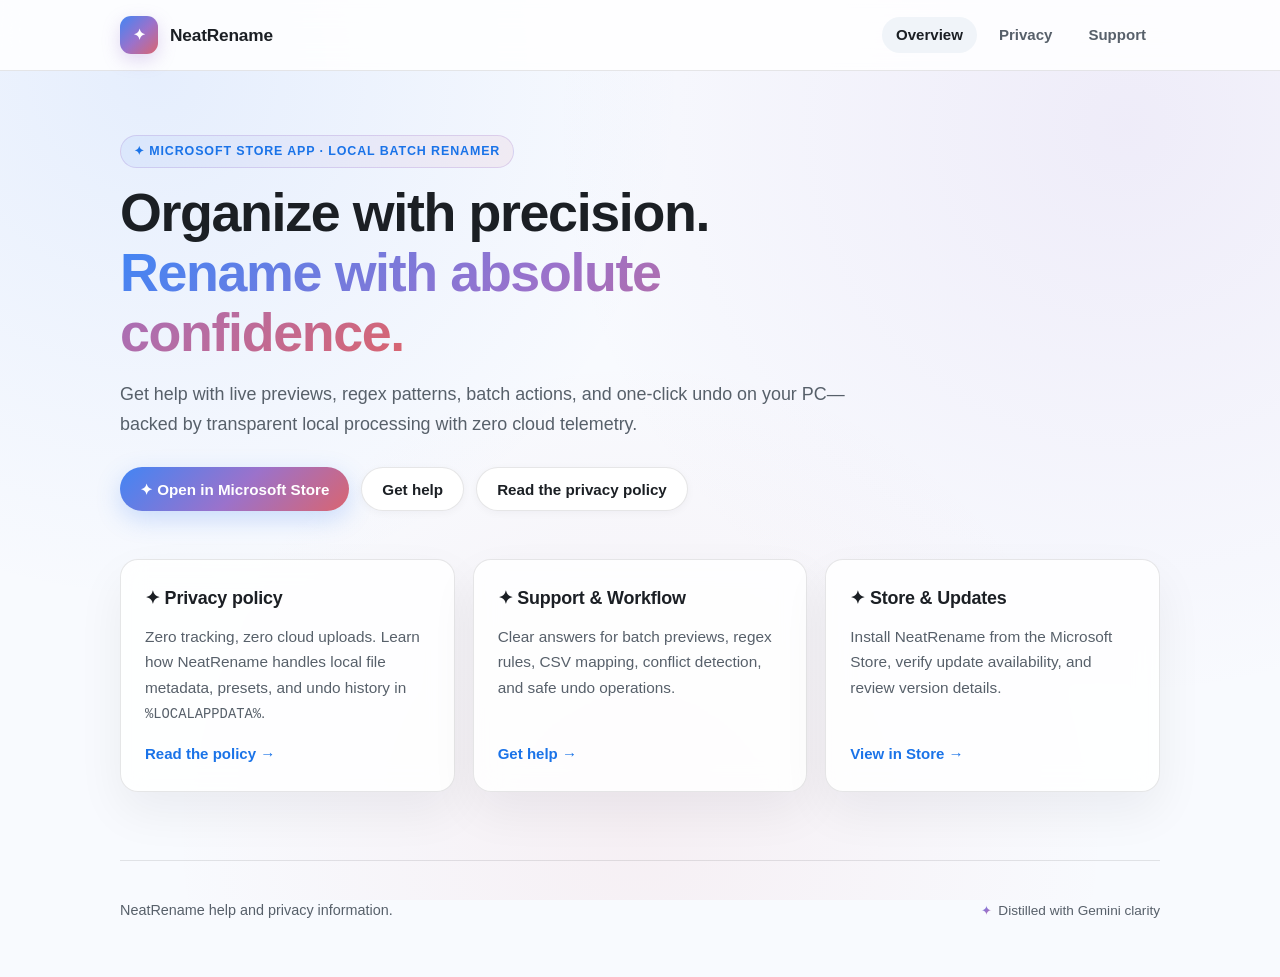
<file: index.html>
<!doctype html>
<html lang="en">
<head>
  <meta charset="utf-8">
  <meta name="viewport" content="width=device-width, initial-scale=1">
  <title>NeatRename Help and Privacy</title>
  <meta name="description" content="NeatRename help, privacy details, and the Microsoft Store link.">
  <link rel="stylesheet" href="styles.css">
</head>
<body>
  <div class="site-shell">
    <header class="topbar">
      <div class="topbar-inner">
        <a class="brand" href="index.html" aria-label="NeatRename legal home">
          <span class="brand-mark" aria-hidden="true">✦</span>
          <span>NeatRename</span>
        </a>
        <nav class="nav" aria-label="Main navigation">
          <a href="index.html" aria-current="page">Overview</a>
          <a href="privacy.html">Privacy</a>
          <a href="support.html">Support</a>
        </nav>
      </div>
    </header>

    <main>
      <section class="hero">
        <p class="eyebrow">✦ Microsoft Store App · Local Batch Renamer</p>
        <h1>Organize with precision.<br><span class="gradient-text">Rename with absolute confidence.</span></h1>
        <p class="lede">
          Get help with live previews, regex patterns, batch actions, and one-click undo on your PC—backed by transparent local processing with zero cloud telemetry.
        </p>
        <div class="actions">
          <a class="button primary" href="https://apps.microsoft.com/detail/9P6L0C1SX321">✦ Open in Microsoft Store</a>
          <a class="button" href="support.html">Get help</a>
          <a class="button" href="privacy.html">Read the privacy policy</a>
        </div>
      </section>

      <section class="content">
        <div class="grid" aria-label="NeatRename public pages">
          <article class="card">
            <div>
              <h2>✦ Privacy policy</h2>
              <p>Zero tracking, zero cloud uploads. Learn how NeatRename handles local file metadata, presets, and undo history in <code>%LOCALAPPDATA%</code>.</p>
            </div>
            <a href="privacy.html">Read the policy →</a>
          </article>

          <article class="card">
            <div>
              <h2>✦ Support &amp; Workflow</h2>
              <p>Clear answers for batch previews, regex rules, CSV mapping, conflict detection, and safe undo operations.</p>
            </div>
            <a href="support.html">Get help →</a>
          </article>

          <article class="card">
            <div>
              <h2>✦ Store &amp; Updates</h2>
              <p>Install NeatRename from the Microsoft Store, verify update availability, and review version details.</p>
            </div>
            <a href="https://apps.microsoft.com/detail/9P6L0C1SX321">View in Store →</a>
          </article>
        </div>
      </section>
    </main>

    <footer class="footer">
      <p>NeatRename help and privacy information.</p>
      <span class="footer-badge"><span class="brand-spark">✦</span> Distilled with Gemini clarity</span>
    </footer>
  </div>
</body>
</html>
</file>
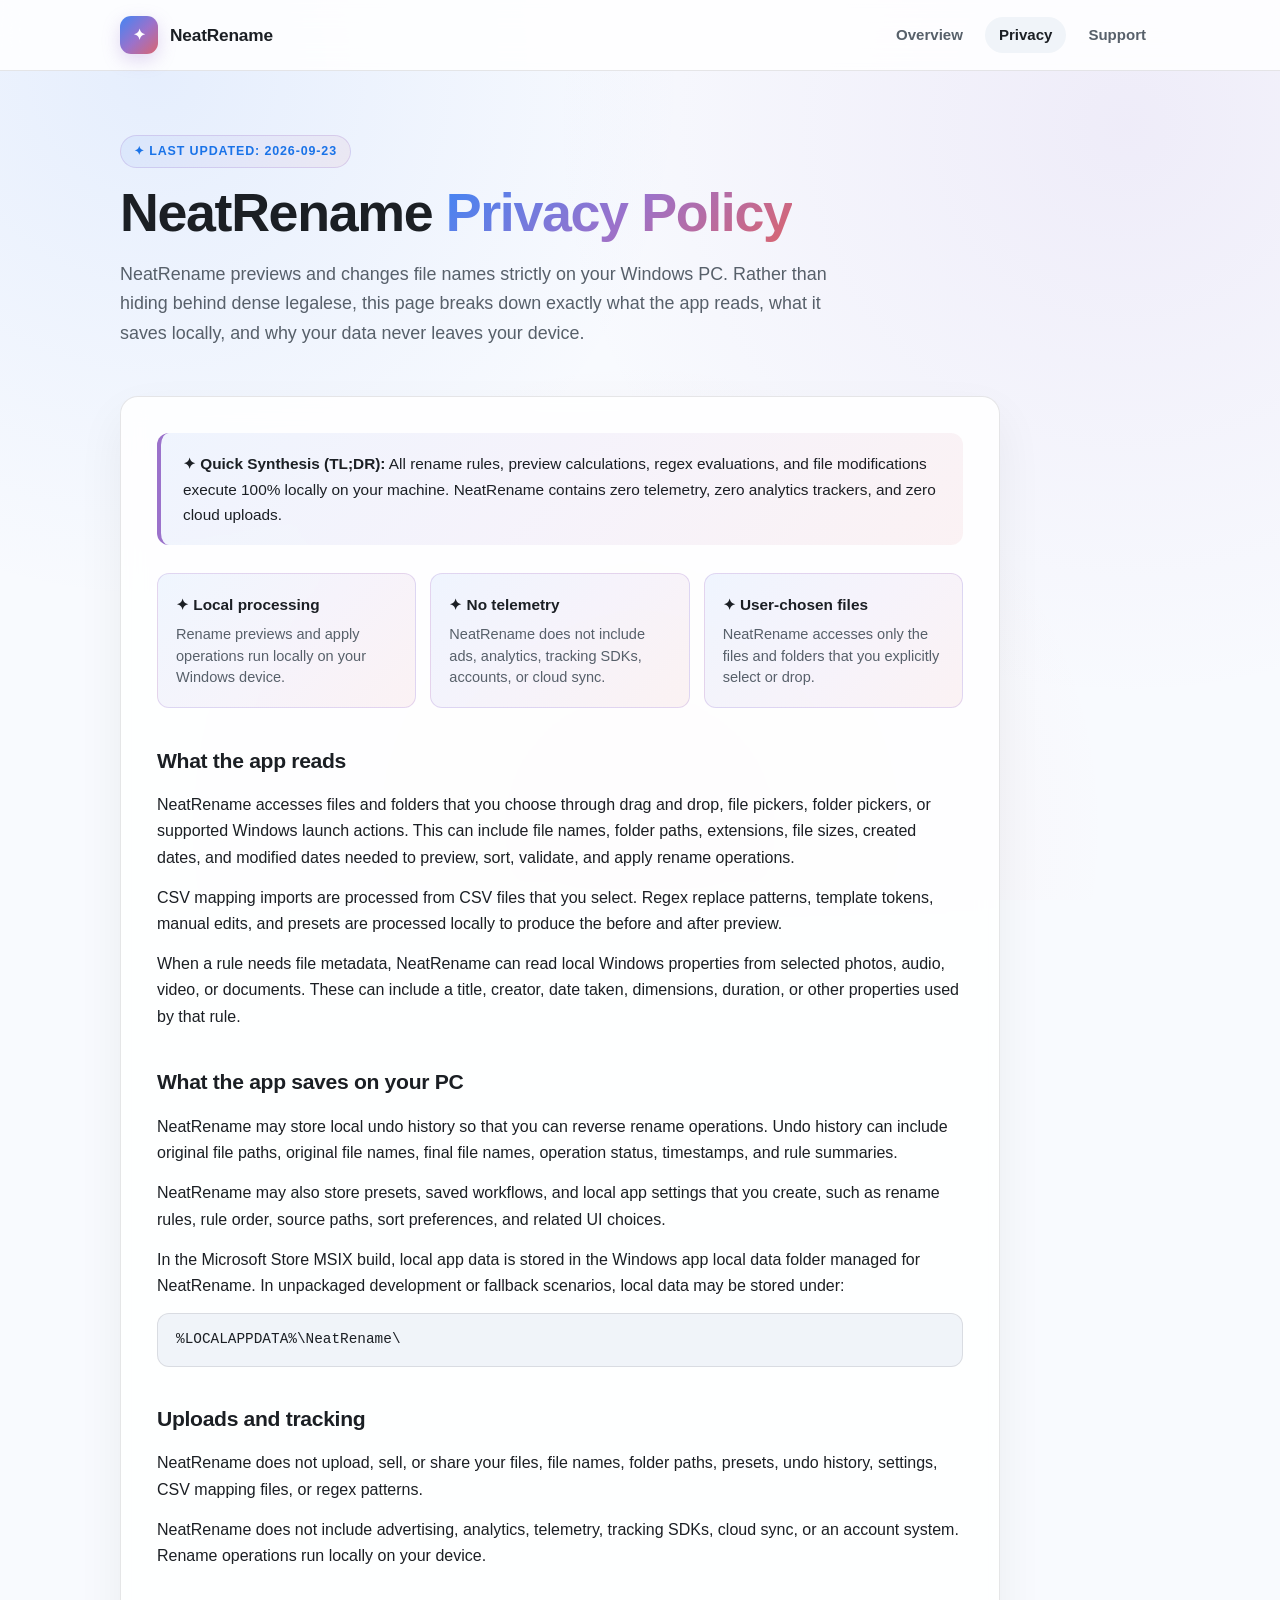
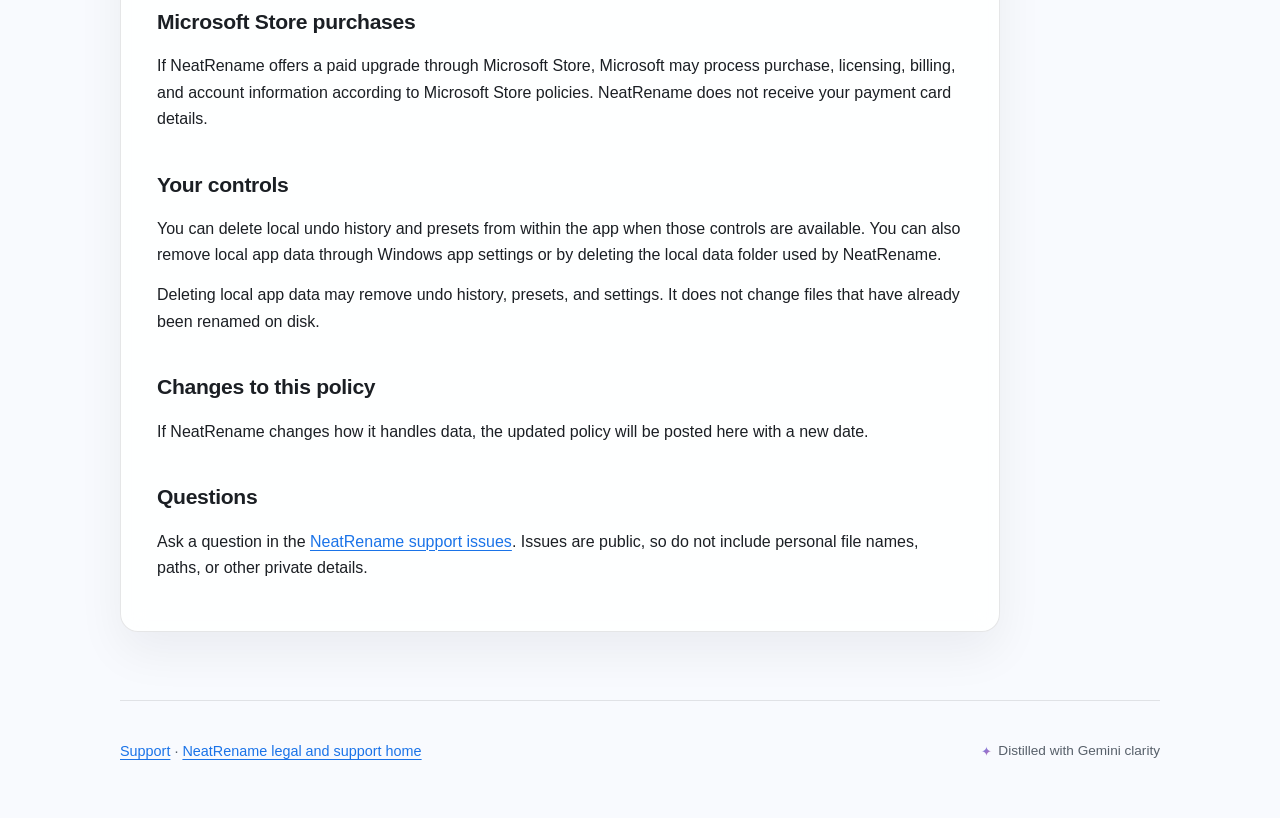
<file: privacy.html>
<!doctype html>
<html lang="en">
<head>
  <meta charset="utf-8">
  <meta name="viewport" content="width=device-width, initial-scale=1">
  <title>NeatRename Privacy Policy</title>
  <meta name="description" content="Privacy policy for NeatRename, a local Windows batch file renamer.">
  <link rel="stylesheet" href="styles.css">
</head>
<body>
  <div class="site-shell">
    <header class="topbar">
      <div class="topbar-inner">
        <a class="brand" href="index.html" aria-label="NeatRename legal home">
          <span class="brand-mark" aria-hidden="true">✦</span>
          <span>NeatRename</span>
        </a>
        <nav class="nav" aria-label="Main navigation">
          <a href="index.html">Overview</a>
          <a href="privacy.html" aria-current="page">Privacy</a>
          <a href="support.html">Support</a>
        </nav>
      </div>
    </header>

    <main>
      <section class="hero">
        <p class="eyebrow">✦ Last updated: 2026-09-23</p>
        <h1>NeatRename <span class="gradient-text">Privacy Policy</span></h1>
        <p class="lede">
          NeatRename previews and changes file names strictly on your Windows PC. Rather than hiding behind dense legalese, this page breaks down exactly what the app reads, what it saves locally, and why your data never leaves your device.
        </p>
      </section>

      <section class="content">
        <article class="document">
          <div class="gemini-Synthesis">
            <strong>✦ Quick Synthesis (TL;DR):</strong> All rename rules, preview calculations, regex evaluations, and file modifications execute 100% locally on your machine. NeatRename contains zero telemetry, zero analytics trackers, and zero cloud uploads.
          </div>

          <div class="summary-list" aria-label="Privacy summary">
            <div class="summary-item">
              <strong>✦ Local processing</strong>
              <span>Rename previews and apply operations run locally on your Windows device.</span>
            </div>
            <div class="summary-item">
              <strong>✦ No telemetry</strong>
              <span>NeatRename does not include ads, analytics, tracking SDKs, accounts, or cloud sync.</span>
            </div>
            <div class="summary-item">
              <strong>✦ User-chosen files</strong>
              <span>NeatRename accesses only the files and folders that you explicitly select or drop.</span>
            </div>
          </div>

          <h2>What the app reads</h2>
          <p>
            NeatRename accesses files and folders that you choose through drag and drop, file pickers,
            folder pickers, or supported Windows launch actions. This can include file names, folder
            paths, extensions, file sizes, created dates, and modified dates needed to preview, sort,
            validate, and apply rename operations.
          </p>
          <p>
            CSV mapping imports are processed from CSV files that you select. Regex replace patterns,
            template tokens, manual edits, and presets are processed locally to produce the before and
            after preview.
          </p>
          <p>
            When a rule needs file metadata, NeatRename can read local Windows properties from selected
            photos, audio, video, or documents. These can include a title, creator, date taken,
            dimensions, duration, or other properties used by that rule.
          </p>

          <h2>What the app saves on your PC</h2>
          <p>
            NeatRename may store local undo history so that you can reverse rename operations. Undo
            history can include original file paths, original file names, final file names, operation
            status, timestamps, and rule summaries.
          </p>
          <p>
            NeatRename may also store presets, saved workflows, and local app settings that you create,
            such as rename rules, rule order, source paths, sort preferences, and related UI choices.
          </p>
          <p>
            In the Microsoft Store MSIX build, local app data is stored in the Windows app local data
            folder managed for NeatRename. In unpackaged development or fallback scenarios, local data
            may be stored under:
          </p>
          <pre><code>%LOCALAPPDATA%\NeatRename\</code></pre>

          <h2>Uploads and tracking</h2>
          <p>
            NeatRename does not upload, sell, or share your files, file names, folder paths, presets,
            undo history, settings, CSV mapping files, or regex patterns.
          </p>
          <p>
            NeatRename does not include advertising, analytics, telemetry, tracking SDKs, cloud sync,
            or an account system. Rename operations run locally on your device.
          </p>

          <h2>Microsoft Store purchases</h2>
          <p>
            If NeatRename offers a paid upgrade through Microsoft Store, Microsoft may process purchase,
            licensing, billing, and account information according to Microsoft Store policies. NeatRename
            does not receive your payment card details.
          </p>

          <h2>Your controls</h2>
          <p>
            You can delete local undo history and presets from within the app when those controls are
            available. You can also remove local app data through Windows app settings or by deleting the
            local data folder used by NeatRename.
          </p>
          <p>
            Deleting local app data may remove undo history, presets, and settings. It does not change
            files that have already been renamed on disk.
          </p>

          <h2>Changes to this policy</h2>
          <p>
            If NeatRename changes how it handles data, the updated policy will be posted here with a new date.
          </p>

          <h2>Questions</h2>
          <p>
            Ask a question in the <a href="https://github.com/teemoZipsa/neatrename-legal/issues/new/choose">NeatRename support issues</a>.
            Issues are public, so do not include personal file names, paths, or other private details.
          </p>
        </article>
      </section>
    </main>

    <footer class="footer">
      <p><a href="support.html">Support</a> · <a href="index.html">NeatRename legal and support home</a></p>
      <span class="footer-badge"><span class="brand-spark">✦</span> Distilled with Gemini clarity</span>
    </footer>
  </div>
</body>
</html>
</file>
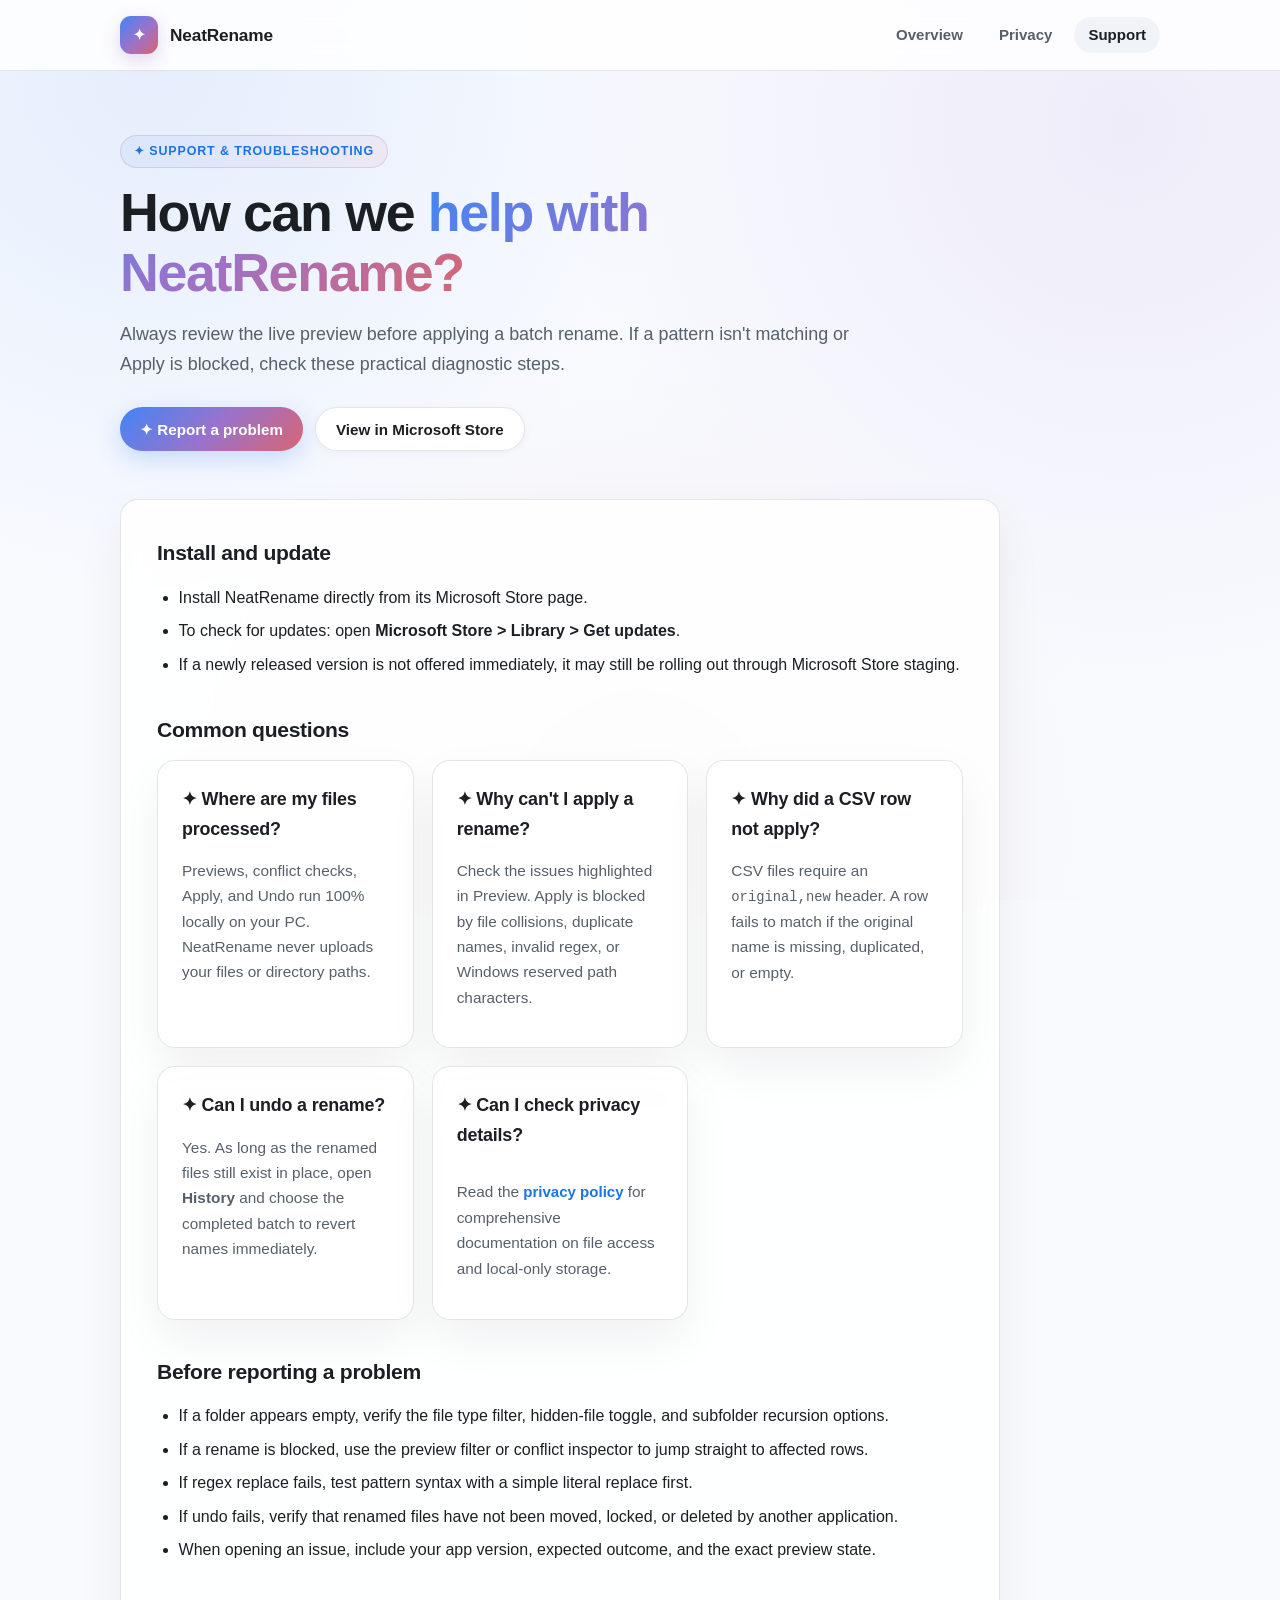
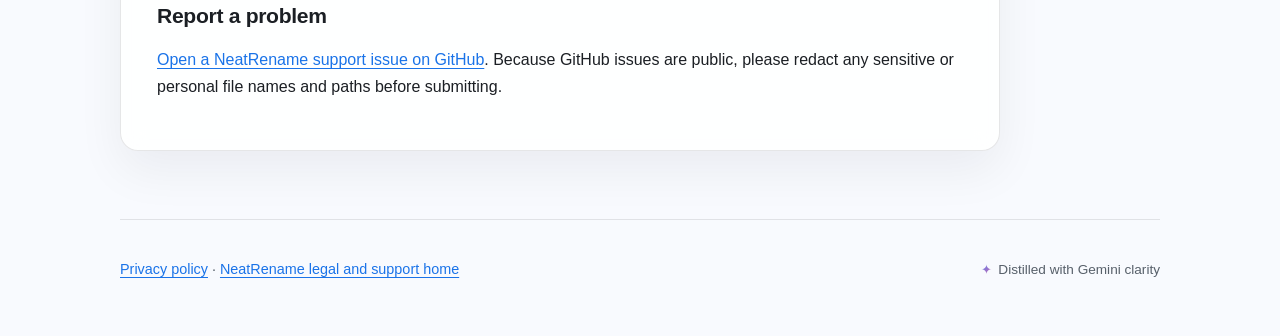
<file: support.html>
<!doctype html>
<html lang="en">
<head>
  <meta charset="utf-8">
  <meta name="viewport" content="width=device-width, initial-scale=1">
  <title>NeatRename Help</title>
  <meta name="description" content="Help with installing NeatRename, checking a preview, and undoing a rename.">
  <link rel="stylesheet" href="styles.css">
</head>
<body>
  <div class="site-shell">
    <header class="topbar">
      <div class="topbar-inner">
        <a class="brand" href="index.html" aria-label="NeatRename legal home">
          <span class="brand-mark" aria-hidden="true">✦</span>
          <span>NeatRename</span>
        </a>
        <nav class="nav" aria-label="Main navigation">
          <a href="index.html">Overview</a>
          <a href="privacy.html">Privacy</a>
          <a href="support.html" aria-current="page">Support</a>
        </nav>
      </div>
    </header>

    <main>
      <section class="hero">
        <p class="eyebrow">✦ Support &amp; Troubleshooting</p>
        <h1>How can we <span class="gradient-text">help with NeatRename?</span></h1>
        <p class="lede">
          Always review the live preview before applying a batch rename. If a pattern isn't matching or Apply is blocked, check these practical diagnostic steps.
        </p>
        <div class="actions">
          <a class="button primary" href="https://github.com/teemoZipsa/neatrename-legal/issues/new/choose">✦ Report a problem</a>
          <a class="button" href="https://apps.microsoft.com/detail/9P6L0C1SX321">View in Microsoft Store</a>
        </div>
      </section>

      <section class="content">
        <article class="document">
          <h2>Install and update</h2>
          <ul>
            <li>Install NeatRename directly from its Microsoft Store page.</li>
            <li>To check for updates: open <strong>Microsoft Store &gt; Library &gt; Get updates</strong>.</li>
            <li>If a newly released version is not offered immediately, it may still be rolling out through Microsoft Store staging.</li>
          </ul>

          <h2>Common questions</h2>
          <div class="grid" aria-label="Common NeatRename support topics">
            <section class="card">
              <div>
                <h3>✦ Where are my files processed?</h3>
                <p>Previews, conflict checks, Apply, and Undo run 100% locally on your PC. NeatRename never uploads your files or directory paths.</p>
              </div>
            </section>
            <section class="card">
              <div>
                <h3>✦ Why can't I apply a rename?</h3>
                <p>Check the issues highlighted in Preview. Apply is blocked by file collisions, duplicate names, invalid regex, or Windows reserved path characters.</p>
              </div>
            </section>
            <section class="card">
              <div>
                <h3>✦ Why did a CSV row not apply?</h3>
                <p>CSV files require an <code>original,new</code> header. A row fails to match if the original name is missing, duplicated, or empty.</p>
              </div>
            </section>
            <section class="card">
              <div>
                <h3>✦ Can I undo a rename?</h3>
                <p>Yes. As long as the renamed files still exist in place, open <strong>History</strong> and choose the completed batch to revert names immediately.</p>
              </div>
            </section>
            <section class="card">
              <div>
                <h3>✦ Can I check privacy details?</h3>
                <p>Read the <a href="privacy.html">privacy policy</a> for comprehensive documentation on file access and local-only storage.</p>
              </div>
            </section>
          </div>

          <h2>Before reporting a problem</h2>
          <ul>
            <li>If a folder appears empty, verify the file type filter, hidden-file toggle, and subfolder recursion options.</li>
            <li>If a rename is blocked, use the preview filter or conflict inspector to jump straight to affected rows.</li>
            <li>If regex replace fails, test pattern syntax with a simple literal replace first.</li>
            <li>If undo fails, verify that renamed files have not been moved, locked, or deleted by another application.</li>
            <li>When opening an issue, include your app version, expected outcome, and the exact preview state.</li>
          </ul>

          <h2>Report a problem</h2>
          <p>
            <a href="https://github.com/teemoZipsa/neatrename-legal/issues/new/choose">Open a NeatRename support issue on GitHub</a>.
            Because GitHub issues are public, please redact any sensitive or personal file names and paths before submitting.
          </p>
        </article>
      </section>
    </main>

    <footer class="footer">
      <p><a href="privacy.html">Privacy policy</a> · <a href="index.html">NeatRename legal and support home</a></p>
      <span class="footer-badge"><span class="brand-spark">✦</span> Distilled with Gemini clarity</span>
    </footer>
  </div>
</body>
</html>
</file>
<file: styles.css>
:root {
  color-scheme: light dark;
  --bg: #f8fafe;
  --surface: rgba(255, 255, 255, 0.86);
  --surface-solid: #ffffff;
  --surface-muted: #f0f4f9;
  --text: #1b1f24;
  --muted: #57606a;
  --border: rgba(27, 31, 36, 0.11);
  --accent: #4285f4;
  --accent-strong: #1a73e8;
  --gemini-purple: #9b72cb;
  --gemini-coral: #d96570;
  --gemini-gradient: linear-gradient(135deg, #4285f4 0%, #9b72cb 52%, #d96570 100%);
  --gemini-soft-bg: linear-gradient(135deg, rgba(66, 133, 244, 0.08) 0%, rgba(155, 114, 203, 0.08) 52%, rgba(217, 101, 112, 0.08) 100%);
  --shadow: 0 20px 48px rgba(15, 23, 42, 0.06);
  --radius-lg: 18px;
  --radius-md: 12px;
  --radius-pill: 999px;
}

* {
  box-sizing: border-box;
}

body {
  margin: 0;
  background-color: var(--bg);
  background-image:
    radial-gradient(circle at 12% 8%, rgba(66, 133, 244, 0.10), transparent 38%),
    radial-gradient(circle at 88% 14%, rgba(155, 114, 203, 0.10), transparent 42%),
    radial-gradient(circle at 50% 92%, rgba(217, 101, 112, 0.07), transparent 45%);
  background-attachment: fixed;
  color: var(--text);
  font-family: "Google Sans", -apple-system, BlinkMacSystemFont, "Segoe UI", Roboto, sans-serif;
  line-height: 1.65;
  -webkit-font-smoothing: antialiased;
}

a {
  color: var(--accent-strong);
  text-decoration-thickness: 1px;
  text-underline-offset: 3px;
  transition: color 0.18s ease, opacity 0.18s ease;
}

a:hover {
  color: var(--gemini-purple);
}

.site-shell {
  min-height: 100vh;
  display: flex;
  flex-direction: column;
}

main {
  flex: 1;
}

.topbar {
  position: sticky;
  top: 0;
  z-index: 20;
  border-bottom: 1px solid var(--border);
  background: var(--surface);
  backdrop-filter: blur(16px);
  -webkit-backdrop-filter: blur(16px);
}

.topbar-inner,
.hero,
.content,
.footer {
  width: min(1040px, calc(100% - 40px));
  margin: 0 auto;
}

.topbar-inner {
  display: flex;
  align-items: center;
  justify-content: space-between;
  gap: 18px;
  min-height: 70px;
}

.brand {
  display: inline-flex;
  align-items: center;
  gap: 12px;
  color: var(--text);
  font-weight: 700;
  font-size: 1.08rem;
  text-decoration: none;
  letter-spacing: -0.01em;
}

.brand-mark {
  display: grid;
  width: 38px;
  height: 38px;
  place-items: center;
  border-radius: 11px;
  background: var(--gemini-gradient);
  color: #ffffff;
  font-size: 0.92rem;
  font-weight: 800;
  letter-spacing: -0.02em;
  box-shadow: 0 6px 18px rgba(155, 114, 203, 0.28);
}

.brand-spark {
  background: var(--gemini-gradient);
  -webkit-background-clip: text;
  -webkit-text-fill-color: transparent;
  font-size: 0.95em;
  margin-left: 2px;
}

.nav {
  display: flex;
  flex-wrap: wrap;
  justify-content: flex-end;
  gap: 8px;
}

.nav a {
  color: var(--muted);
  font-size: 0.94rem;
  font-weight: 550;
  text-decoration: none;
  padding: 6px 14px;
  border-radius: var(--radius-pill);
  transition: background 0.18s ease, color 0.18s ease;
}

.nav a[aria-current="page"],
.nav a:hover {
  color: var(--text);
  background: var(--surface-muted);
}

.hero {
  padding: 64px 0 32px;
}

.eyebrow {
  display: inline-flex;
  align-items: center;
  gap: 6px;
  margin: 0 0 14px;
  padding: 5px 13px;
  border-radius: var(--radius-pill);
  background: var(--gemini-soft-bg);
  border: 1px solid rgba(155, 114, 203, 0.24);
  color: var(--accent-strong);
  font-size: 0.78rem;
  font-weight: 700;
  letter-spacing: 0.07em;
  text-transform: uppercase;
}

h1 {
  margin: 0;
  max-width: 800px;
  font-size: clamp(2.15rem, 4.2vw, 3.45rem);
  line-height: 1.12;
  letter-spacing: -0.025em;
}

.gradient-text {
  background: var(--gemini-gradient);
  -webkit-background-clip: text;
  -webkit-text-fill-color: transparent;
}

.lede {
  max-width: 740px;
  margin: 18px 0 0;
  color: var(--muted);
  font-size: 1.12rem;
}

.actions {
  display: flex;
  flex-wrap: wrap;
  gap: 12px;
  margin-top: 28px;
}

.button {
  display: inline-flex;
  align-items: center;
  justify-content: center;
  gap: 8px;
  min-height: 44px;
  padding: 0 20px;
  border: 1px solid var(--border);
  border-radius: var(--radius-pill);
  background: var(--surface-solid);
  color: var(--text);
  font-weight: 600;
  font-size: 0.95rem;
  text-decoration: none;
  box-shadow: 0 2px 8px rgba(15, 23, 42, 0.04);
  transition: transform 0.16s ease, box-shadow 0.16s ease, border-color 0.16s ease;
}

.button:hover {
  transform: translateY(-1px);
  border-color: rgba(155, 114, 203, 0.45);
  color: var(--text);
  box-shadow: 0 8px 20px rgba(15, 23, 42, 0.08);
}

.button.primary {
  border: none;
  background: var(--gemini-gradient);
  color: #ffffff;
  box-shadow: 0 8px 24px rgba(66, 133, 244, 0.25);
}

.button.primary:hover {
  color: #ffffff;
  box-shadow: 0 10px 28px rgba(155, 114, 203, 0.38);
}

.content {
  padding: 16px 0 68px;
}

.grid {
  display: grid;
  grid-template-columns: repeat(3, minmax(0, 1fr));
  gap: 18px;
}

.card,
.document {
  border: 1px solid var(--border);
  border-radius: var(--radius-lg);
  background: var(--surface);
  backdrop-filter: blur(12px);
  -webkit-backdrop-filter: blur(12px);
  box-shadow: var(--shadow);
}

.card {
  padding: 24px;
  display: flex;
  flex-direction: column;
  justify-content: space-between;
  transition: transform 0.2s ease, border-color 0.2s ease;
}

.card:hover {
  transform: translateY(-3px);
  border-color: rgba(155, 114, 203, 0.4);
}

.card h2,
.card h3 {
  margin: 0 0 10px;
  font-size: 1.12rem;
  letter-spacing: -0.01em;
}

.card p {
  margin: 0;
  color: var(--muted);
  font-size: 0.96rem;
}

.card a {
  display: inline-flex;
  align-items: center;
  gap: 4px;
  margin-top: 16px;
  font-weight: 650;
  font-size: 0.94rem;
  text-decoration: none;
}

.card a:hover {
  text-decoration: underline;
}

.document {
  max-width: 880px;
  padding: 36px;
}

.document h2 {
  margin: 2.2rem 0 0.75rem;
  font-size: 1.32rem;
  letter-spacing: -0.015em;
  display: flex;
  align-items: center;
  gap: 8px;
}

.document h2:first-child {
  margin-top: 0;
}

.document p {
  margin: 0.85rem 0;
}

.document ul {
  margin: 0.85rem 0 0;
  padding-left: 1.35rem;
}

.document li + li {
  margin-top: 0.45rem;
}

.summary-list,
.summary {
  display: grid;
  grid-template-columns: repeat(3, minmax(0, 1fr));
  gap: 14px;
  margin: 8px 0 30px;
}

.summary-item {
  border: 1px solid rgba(155, 114, 203, 0.24);
  border-radius: var(--radius-md);
  padding: 18px;
  background: var(--gemini-soft-bg);
}

.summary-item strong {
  display: flex;
  align-items: center;
  gap: 6px;
  margin-bottom: 6px;
  font-size: 0.96rem;
}

.summary-item span {
  display: block;
  color: var(--muted);
  font-size: 0.91rem;
  line-height: 1.5;
}

.gemini-Synthesis {
  margin: 0 0 28px;
  padding: 18px 22px;
  border-radius: var(--radius-md);
  background: var(--gemini-soft-bg);
  border-left: 4px solid #9b72cb;
  font-size: 0.96rem;
}

.gemini-Synthesis strong {
  color: var(--text);
}

pre {
  overflow-x: auto;
  border: 1px solid var(--border);
  border-radius: var(--radius-md);
  padding: 14px 18px;
  background: var(--surface-muted);
}

code {
  font-family: "JetBrains Mono", "Cascadia Mono", Consolas, monospace;
  font-size: 0.9em;
}

.footer {
  padding: 24px 0 40px;
  border-top: 1px solid var(--border);
  color: var(--muted);
  font-size: 0.9rem;
  display: flex;
  justify-content: space-between;
  align-items: center;
  flex-wrap: wrap;
  gap: 12px;
}

.footer-badge {
  display: inline-flex;
  align-items: center;
  gap: 6px;
  font-size: 0.85rem;
  color: var(--muted);
}

@media (max-width: 760px) {
  .topbar-inner {
    align-items: flex-start;
    flex-direction: column;
    padding: 14px 0;
  }

  .nav {
    justify-content: flex-start;
  }

  .hero {
    padding-top: 40px;
  }

  .grid,
  .summary-list,
  .summary {
    grid-template-columns: 1fr;
  }

  .document {
    padding: 24px;
  }
}

@media (prefers-color-scheme: dark) {
  :root {
    --bg: #0d1117;
    --surface: rgba(22, 27, 34, 0.82);
    --surface-solid: #161b22;
    --surface-muted: #1f2631;
    --text: #f0f6fc;
    --muted: #9ca7b4;
    --border: rgba(240, 246, 252, 0.12);
    --accent: #8ab4f8;
    --accent-strong: #a8c7fa;
    --gemini-soft-bg: linear-gradient(135deg, rgba(66, 133, 244, 0.13) 0%, rgba(155, 114, 203, 0.13) 52%, rgba(217, 101, 112, 0.11) 100%);
    --shadow: 0 20px 50px rgba(0, 0, 0, 0.35);
  }

  body {
    background-image:
      radial-gradient(circle at 14% 10%, rgba(66, 133, 244, 0.15), transparent 40%),
      radial-gradient(circle at 86% 16%, rgba(155, 114, 203, 0.14), transparent 42%),
      radial-gradient(circle at 50% 90%, rgba(217, 101, 112, 0.10), transparent 45%);
  }

  .button.primary {
    color: #ffffff;
  }
}
</file>
